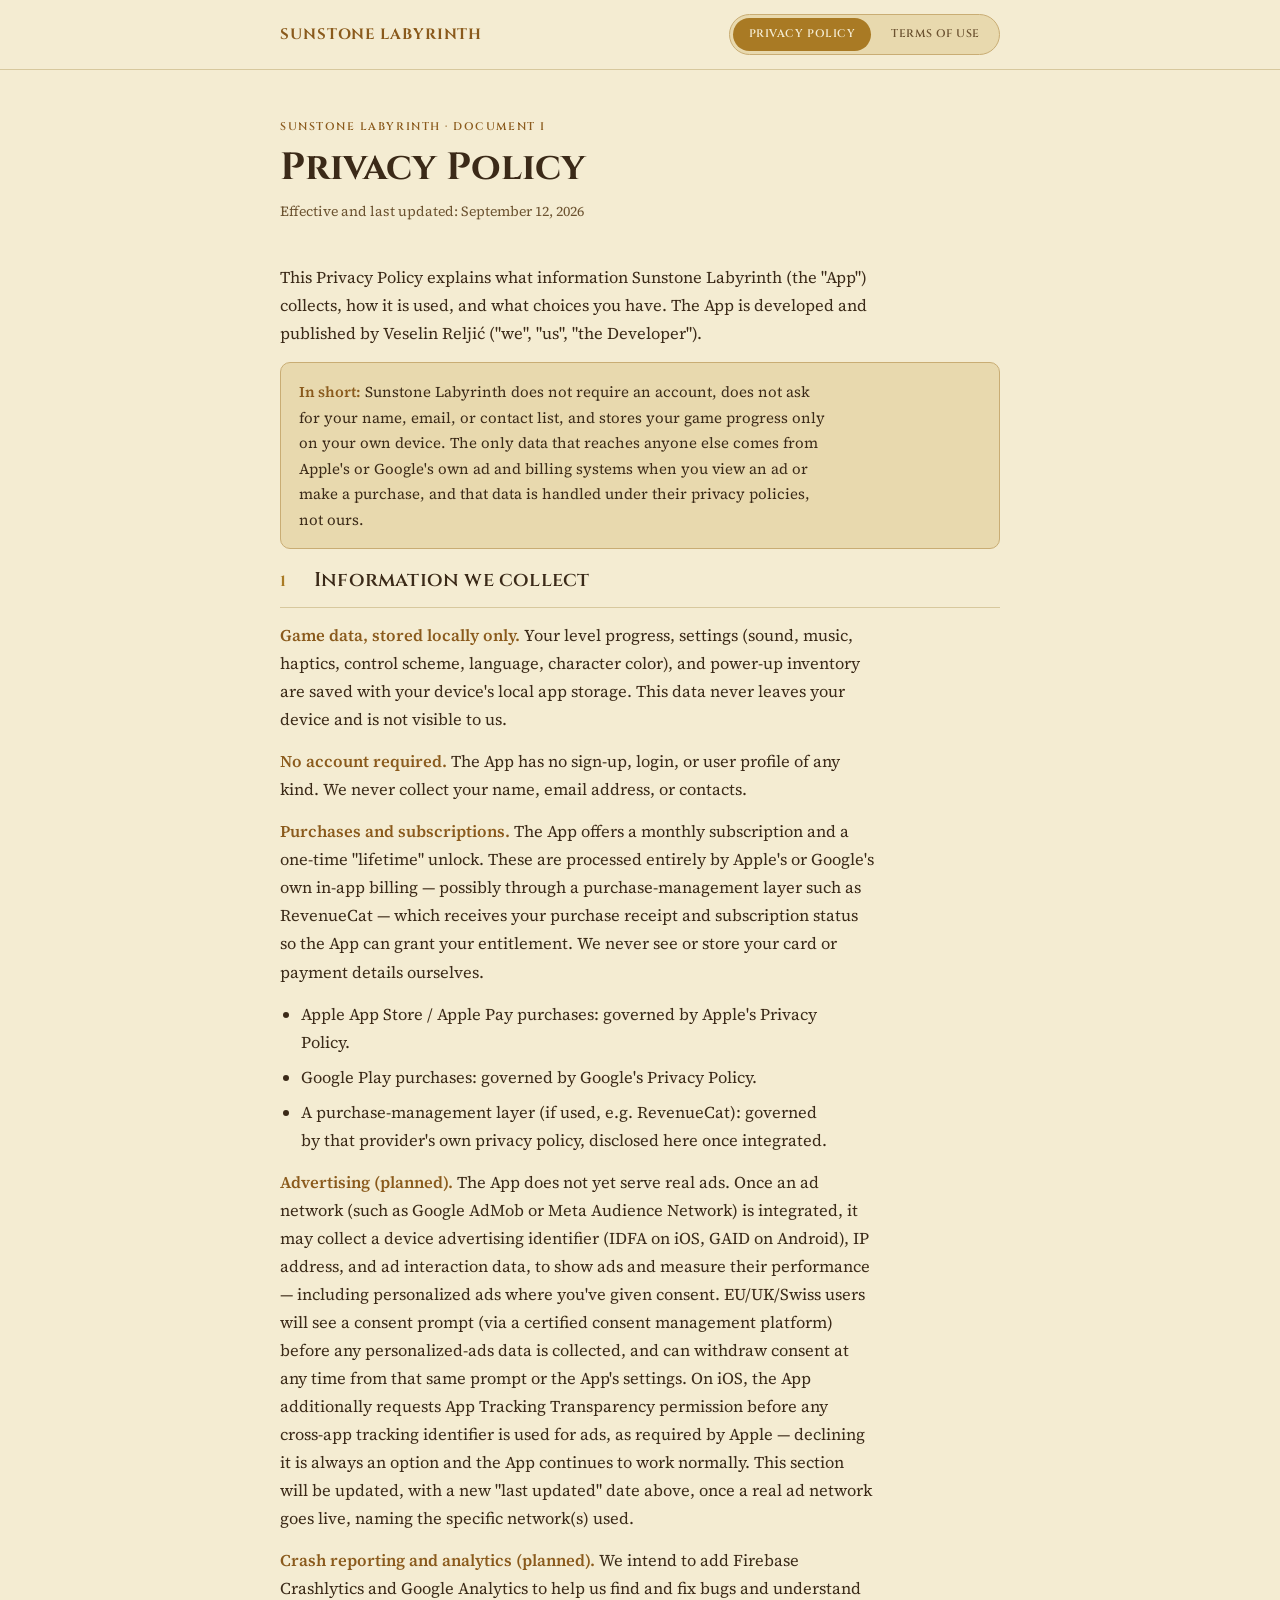
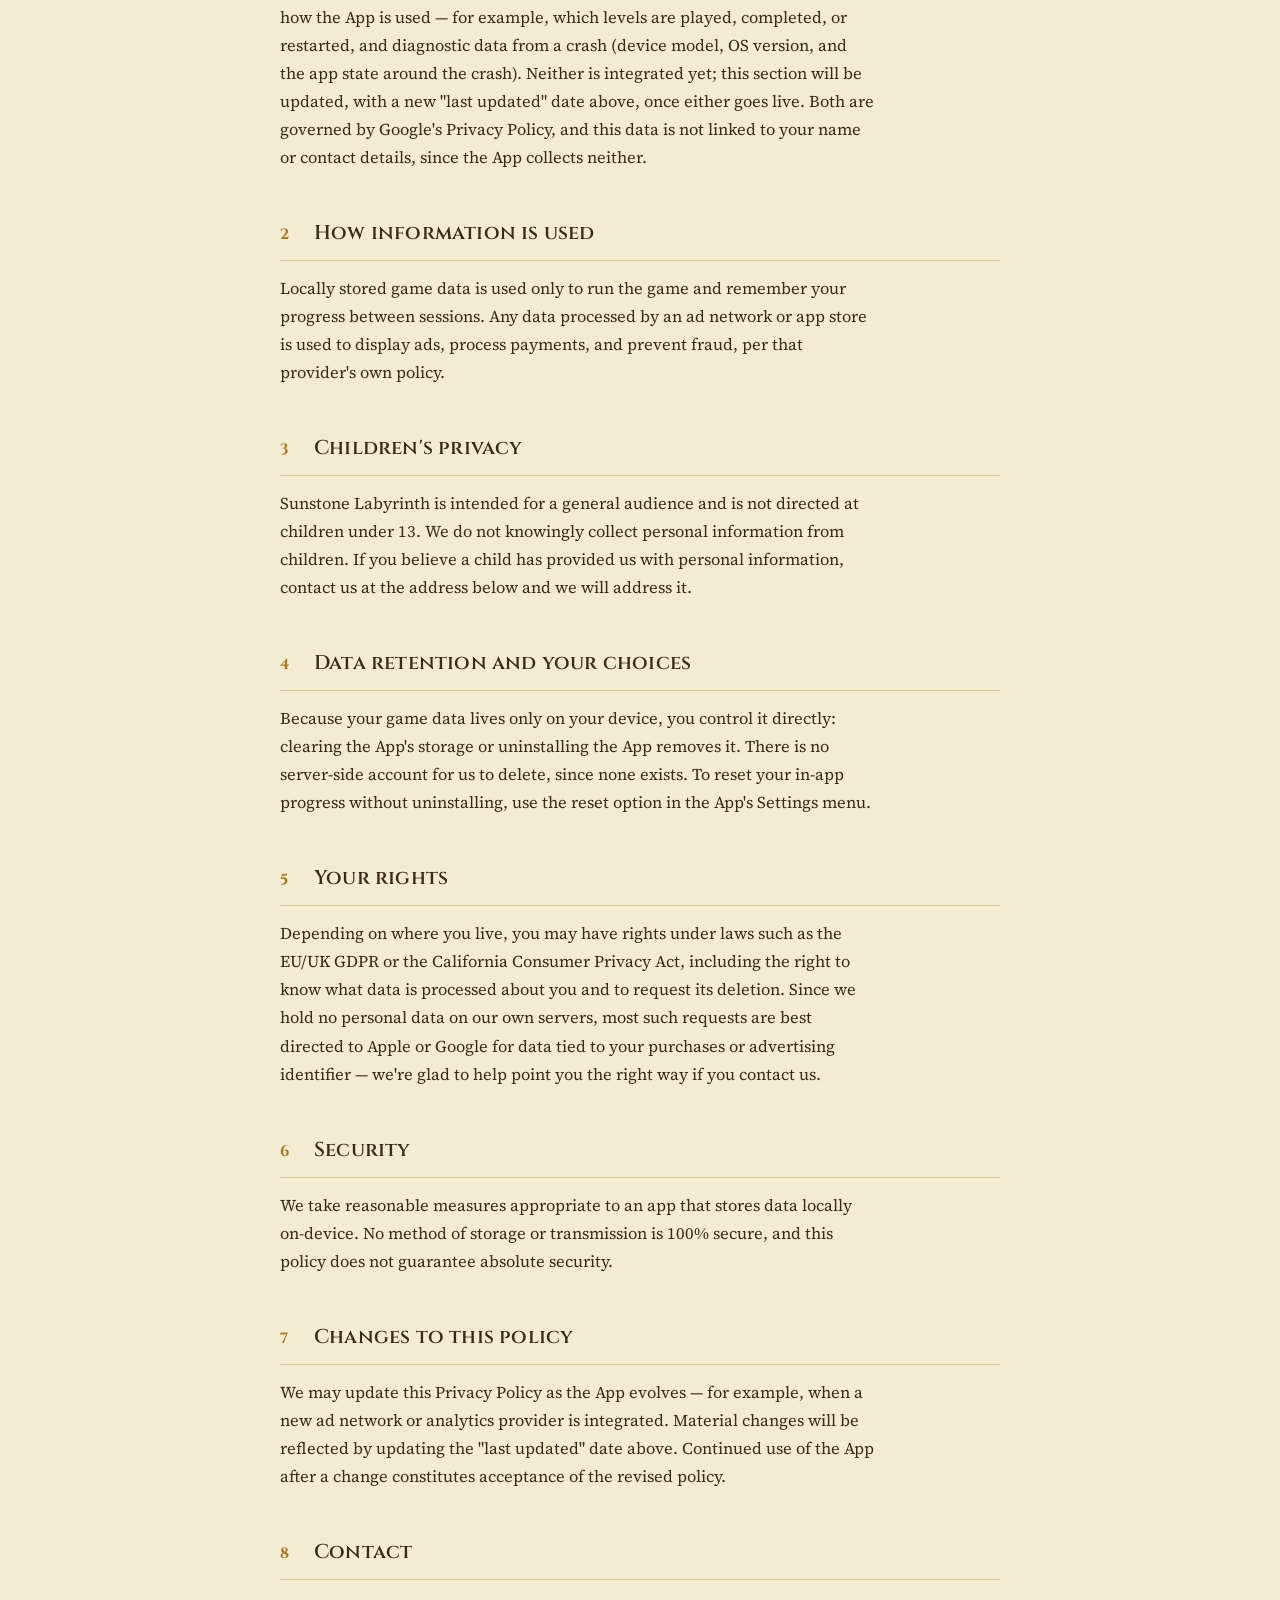
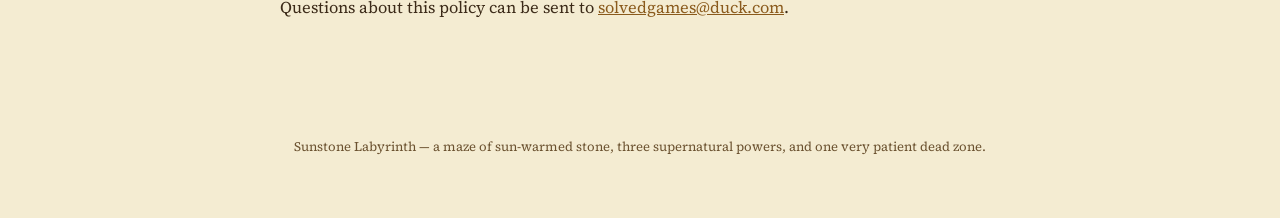
<file: index.html>
<!DOCTYPE html>
<html lang="en">
<head>
  <meta charset="UTF-8" />
  <meta name="viewport" content="width=device-width, initial-scale=1" />
  <title>Privacy Policy — Sunstone Labyrinth</title>
  <link rel="stylesheet" href="style.css" />
</head>
<body>

<div class="topbar">
  <div class="topbar-inner">
    <a class="wordmark" href="index.html">Sunstone Labyrinth</a>
    <nav class="tabs">
      <a href="index.html" class="active">Privacy Policy</a>
      <a href="terms.html">Terms of Use</a>
    </nav>
  </div>
</div>

<main>
  <div class="doc-header">
    <p class="eyebrow">Sunstone Labyrinth · Document I</p>
    <h1>Privacy Policy</h1>
    <p class="meta">Effective and last updated: September 12, 2026</p>
  </div>

  <p>This Privacy Policy explains what information Sunstone Labyrinth (the "App") collects, how it is used, and what choices you have. The App is developed and published by Veselin Reljić ("we", "us", "the Developer").</p>

  <div class="callout">
    <p><strong>In short:</strong> Sunstone Labyrinth does not require an account, does not ask for your name, email, or contact list, and stores your game progress only on your own device. The only data that reaches anyone else comes from Apple's or Google's own ad and billing systems when you view an ad or make a purchase, and that data is handled under their privacy policies, not ours.</p>
  </div>

  <section>
    <h2><span class="num">1</span>Information we collect</h2>
    <p><strong>Game data, stored locally only.</strong> Your level progress, settings (sound, music, haptics, control scheme, language, character color), and power-up inventory are saved with your device's local app storage. This data never leaves your device and is not visible to us.</p>
    <p><strong>No account required.</strong> The App has no sign-up, login, or user profile of any kind. We never collect your name, email address, or contacts.</p>
    <p><strong>Purchases and subscriptions.</strong> The App offers a monthly subscription and a one-time "lifetime" unlock. These are processed entirely by Apple's or Google's own in-app billing — possibly through a purchase-management layer such as RevenueCat — which receives your purchase receipt and subscription status so the App can grant your entitlement. We never see or store your card or payment details ourselves.</p>
    <ul>
      <li>Apple App Store / Apple Pay purchases: governed by Apple's Privacy Policy.</li>
      <li>Google Play purchases: governed by Google's Privacy Policy.</li>
      <li>A purchase-management layer (if used, e.g. RevenueCat): governed by that provider's own privacy policy, disclosed here once integrated.</li>
    </ul>
    <p><strong>Advertising (planned).</strong> The App does not yet serve real ads. Once an ad network (such as Google AdMob or Meta Audience Network) is integrated, it may collect a device advertising identifier (IDFA on iOS, GAID on Android), IP address, and ad interaction data, to show ads and measure their performance — including personalized ads where you've given consent. EU/UK/Swiss users will see a consent prompt (via a certified consent management platform) before any personalized-ads data is collected, and can withdraw consent at any time from that same prompt or the App's settings. On iOS, the App additionally requests App Tracking Transparency permission before any cross-app tracking identifier is used for ads, as required by Apple — declining it is always an option and the App continues to work normally. This section will be updated, with a new "last updated" date above, once a real ad network goes live, naming the specific network(s) used.</p>
    <p><strong>Crash reporting and analytics (planned).</strong> We intend to add Firebase Crashlytics and Google Analytics to help us find and fix bugs and understand how the App is used — for example, which levels are played, completed, or restarted, and diagnostic data from a crash (device model, OS version, and the app state around the crash). Neither is integrated yet; this section will be updated, with a new "last updated" date above, once either goes live. Both are governed by Google's Privacy Policy, and this data is not linked to your name or contact details, since the App collects neither.</p>
  </section>

  <section>
    <h2><span class="num">2</span>How information is used</h2>
    <p>Locally stored game data is used only to run the game and remember your progress between sessions. Any data processed by an ad network or app store is used to display ads, process payments, and prevent fraud, per that provider's own policy.</p>
  </section>

  <section>
    <h2><span class="num">3</span>Children's privacy</h2>
    <p>Sunstone Labyrinth is intended for a general audience and is not directed at children under 13. We do not knowingly collect personal information from children. If you believe a child has provided us with personal information, contact us at the address below and we will address it.</p>
  </section>

  <section>
    <h2><span class="num">4</span>Data retention and your choices</h2>
    <p>Because your game data lives only on your device, you control it directly: clearing the App's storage or uninstalling the App removes it. There is no server-side account for us to delete, since none exists. To reset your in-app progress without uninstalling, use the reset option in the App's Settings menu.</p>
  </section>

  <section>
    <h2><span class="num">5</span>Your rights</h2>
    <p>Depending on where you live, you may have rights under laws such as the EU/UK GDPR or the California Consumer Privacy Act, including the right to know what data is processed about you and to request its deletion. Since we hold no personal data on our own servers, most such requests are best directed to Apple or Google for data tied to your purchases or advertising identifier — we're glad to help point you the right way if you contact us.</p>
  </section>

  <section>
    <h2><span class="num">6</span>Security</h2>
    <p>We take reasonable measures appropriate to an app that stores data locally on-device. No method of storage or transmission is 100% secure, and this policy does not guarantee absolute security.</p>
  </section>

  <section>
    <h2><span class="num">7</span>Changes to this policy</h2>
    <p>We may update this Privacy Policy as the App evolves — for example, when a new ad network or analytics provider is integrated. Material changes will be reflected by updating the "last updated" date above. Continued use of the App after a change constitutes acceptance of the revised policy.</p>
  </section>

  <section>
    <h2><span class="num">8</span>Contact</h2>
    <p>Questions about this policy can be sent to <a class="inline" href="mailto:solvedgames@duck.com">solvedgames@duck.com</a>.</p>
  </section>
</main>

<footer>
  Sunstone Labyrinth — a maze of sun-warmed stone, three supernatural powers, and one very patient dead zone.
</footer>

</body>
</html>
</file>
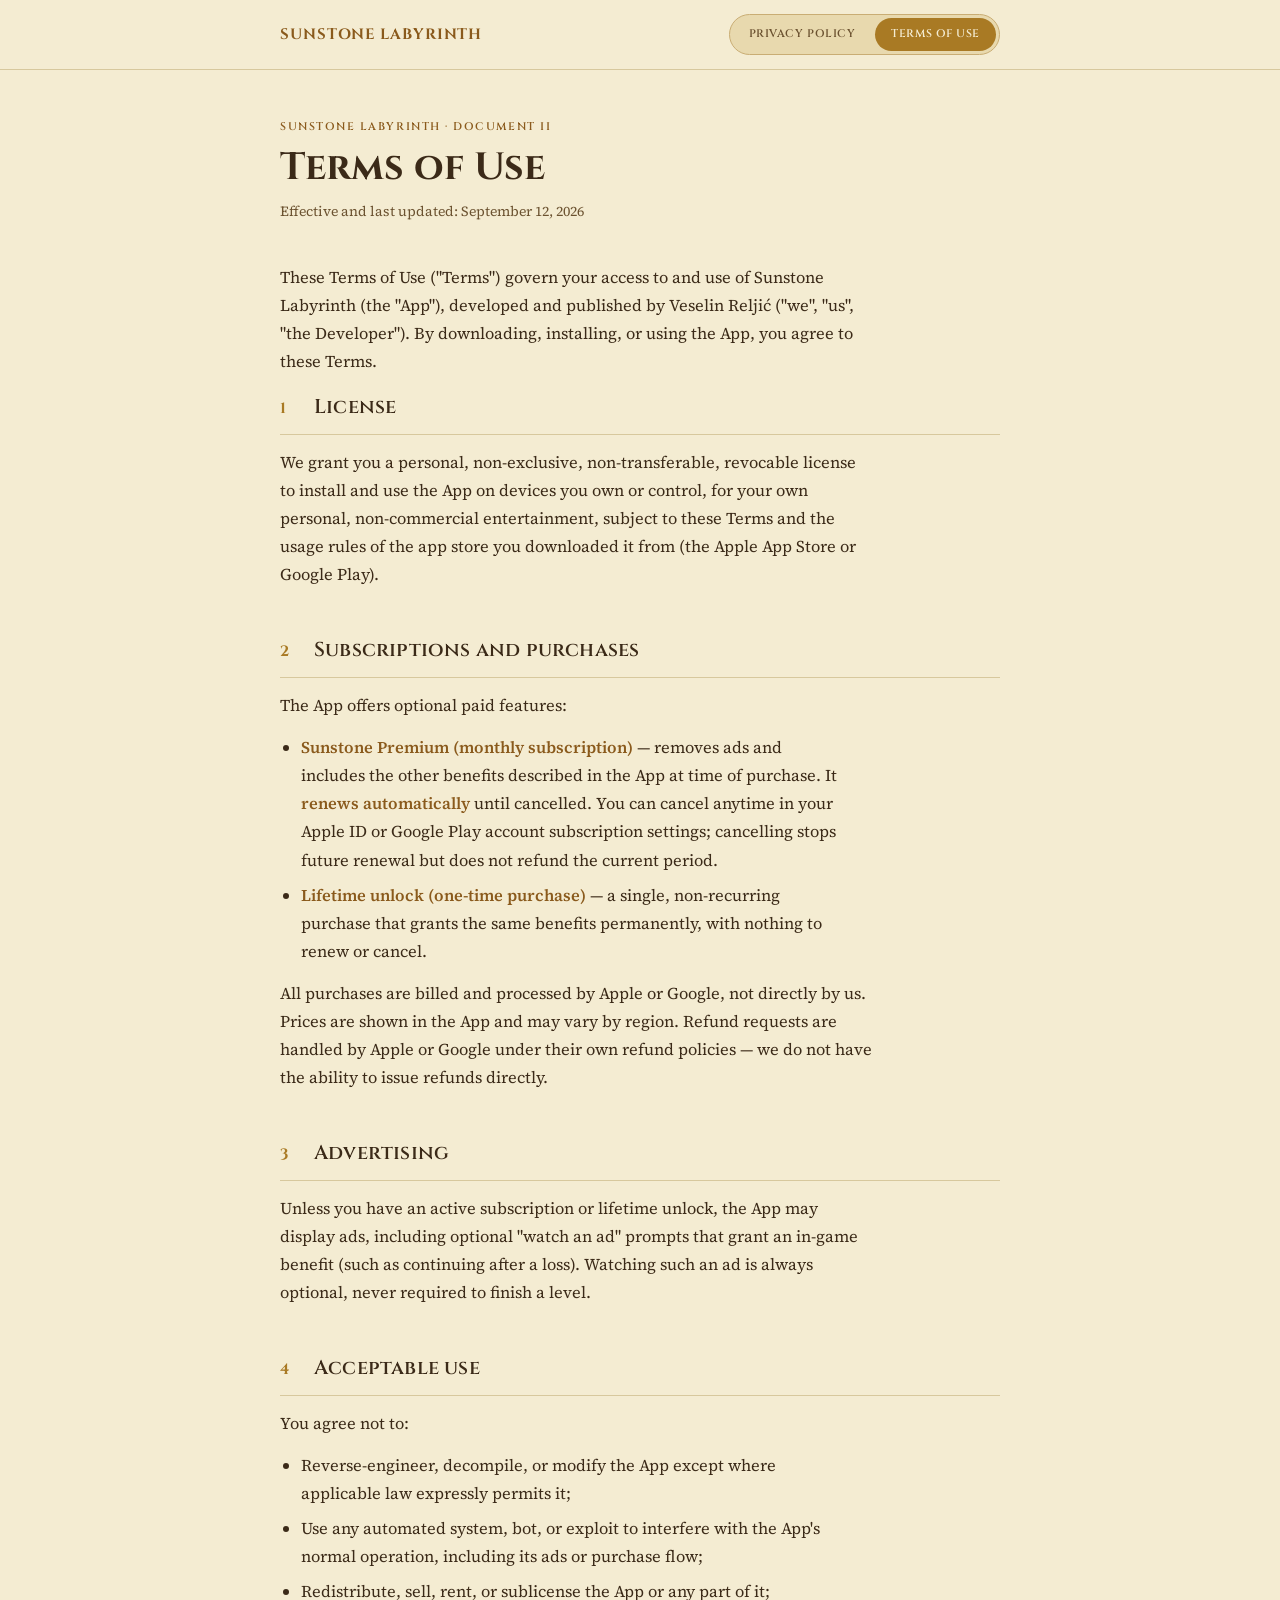
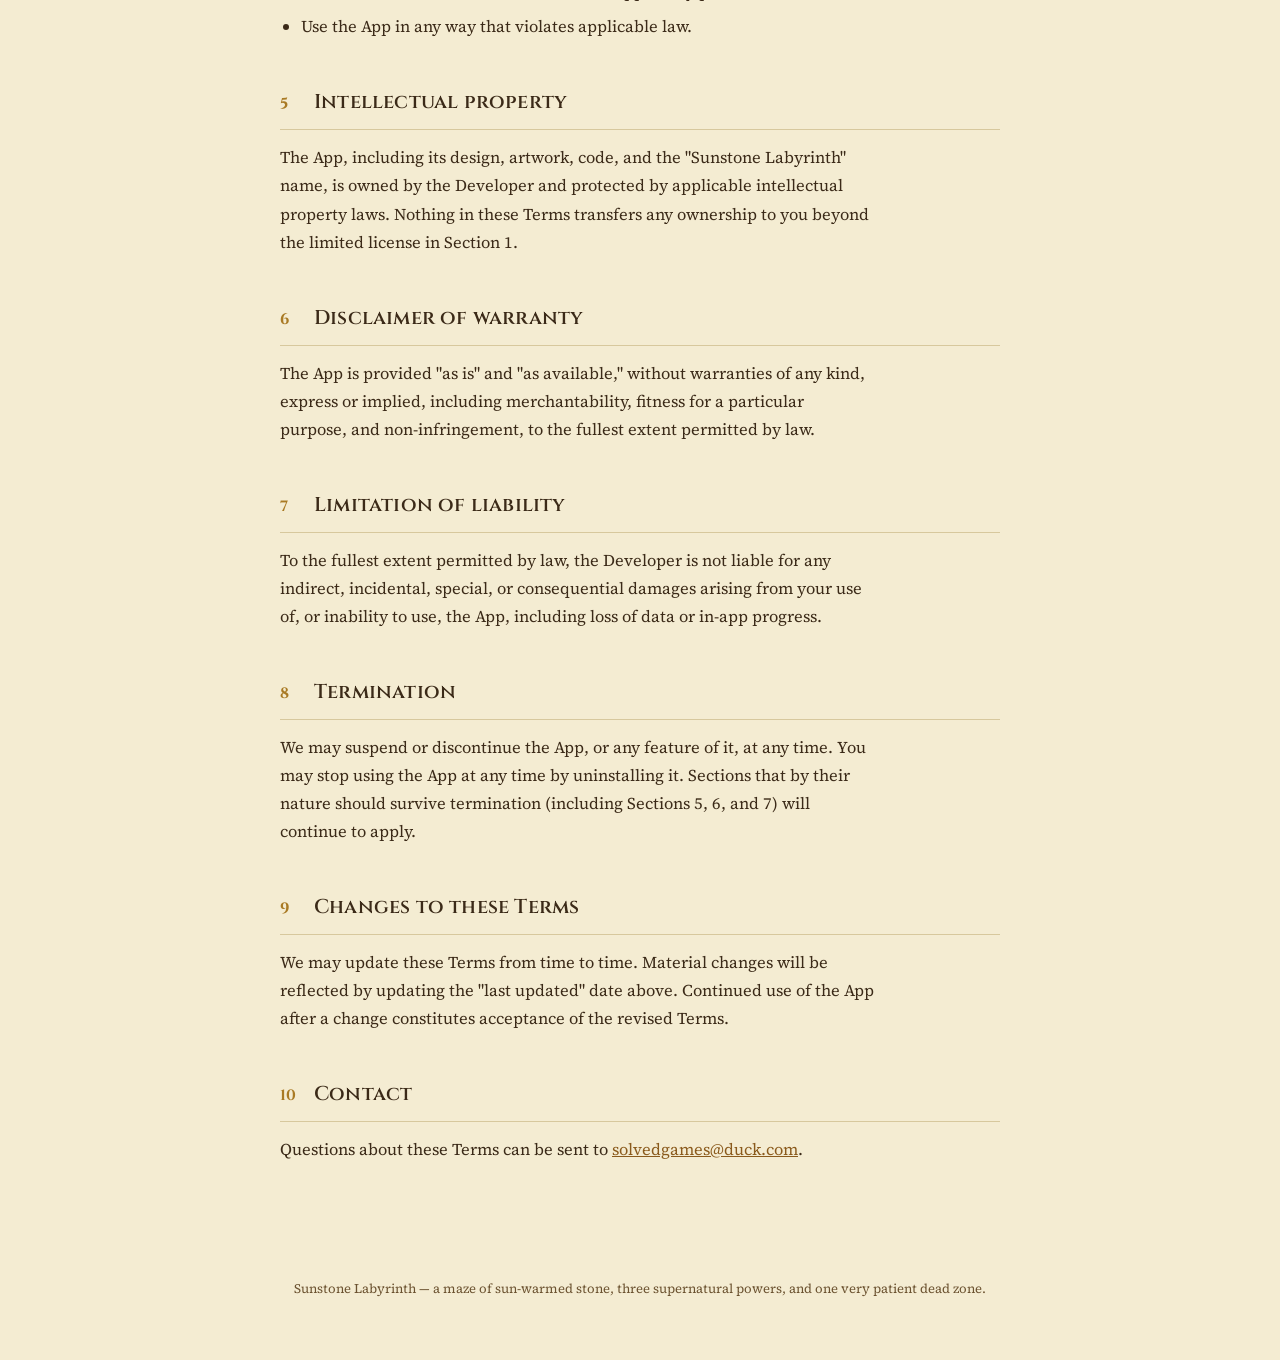
<file: terms.html>
<!DOCTYPE html>
<html lang="en">
<head>
  <meta charset="UTF-8" />
  <meta name="viewport" content="width=device-width, initial-scale=1" />
  <title>Terms of Use — Sunstone Labyrinth</title>
  <link rel="stylesheet" href="style.css" />
</head>
<body>

<div class="topbar">
  <div class="topbar-inner">
    <a class="wordmark" href="index.html">Sunstone Labyrinth</a>
    <nav class="tabs">
      <a href="index.html">Privacy Policy</a>
      <a href="terms.html" class="active">Terms of Use</a>
    </nav>
  </div>
</div>

<main>
  <div class="doc-header">
    <p class="eyebrow">Sunstone Labyrinth · Document II</p>
    <h1>Terms of Use</h1>
    <p class="meta">Effective and last updated: September 12, 2026</p>
  </div>

  <p>These Terms of Use ("Terms") govern your access to and use of Sunstone Labyrinth (the "App"), developed and published by Veselin Reljić ("we", "us", "the Developer"). By downloading, installing, or using the App, you agree to these Terms.</p>

  <section>
    <h2><span class="num">1</span>License</h2>
    <p>We grant you a personal, non-exclusive, non-transferable, revocable license to install and use the App on devices you own or control, for your own personal, non-commercial entertainment, subject to these Terms and the usage rules of the app store you downloaded it from (the Apple App Store or Google Play).</p>
  </section>

  <section>
    <h2><span class="num">2</span>Subscriptions and purchases</h2>
    <p>The App offers optional paid features:</p>
    <ul>
      <li><strong>Sunstone Premium (monthly subscription)</strong> — removes ads and includes the other benefits described in the App at time of purchase. It <strong>renews automatically</strong> until cancelled. You can cancel anytime in your Apple ID or Google Play account subscription settings; cancelling stops future renewal but does not refund the current period.</li>
      <li><strong>Lifetime unlock (one-time purchase)</strong> — a single, non-recurring purchase that grants the same benefits permanently, with nothing to renew or cancel.</li>
    </ul>
    <p>All purchases are billed and processed by Apple or Google, not directly by us. Prices are shown in the App and may vary by region. Refund requests are handled by Apple or Google under their own refund policies — we do not have the ability to issue refunds directly.</p>
  </section>

  <section>
    <h2><span class="num">3</span>Advertising</h2>
    <p>Unless you have an active subscription or lifetime unlock, the App may display ads, including optional "watch an ad" prompts that grant an in-game benefit (such as continuing after a loss). Watching such an ad is always optional, never required to finish a level.</p>
  </section>

  <section>
    <h2><span class="num">4</span>Acceptable use</h2>
    <p>You agree not to:</p>
    <ul>
      <li>Reverse-engineer, decompile, or modify the App except where applicable law expressly permits it;</li>
      <li>Use any automated system, bot, or exploit to interfere with the App's normal operation, including its ads or purchase flow;</li>
      <li>Redistribute, sell, rent, or sublicense the App or any part of it;</li>
      <li>Use the App in any way that violates applicable law.</li>
    </ul>
  </section>

  <section>
    <h2><span class="num">5</span>Intellectual property</h2>
    <p>The App, including its design, artwork, code, and the "Sunstone Labyrinth" name, is owned by the Developer and protected by applicable intellectual property laws. Nothing in these Terms transfers any ownership to you beyond the limited license in Section 1.</p>
  </section>

  <section>
    <h2><span class="num">6</span>Disclaimer of warranty</h2>
    <p>The App is provided "as is" and "as available," without warranties of any kind, express or implied, including merchantability, fitness for a particular purpose, and non-infringement, to the fullest extent permitted by law.</p>
  </section>

  <section>
    <h2><span class="num">7</span>Limitation of liability</h2>
    <p>To the fullest extent permitted by law, the Developer is not liable for any indirect, incidental, special, or consequential damages arising from your use of, or inability to use, the App, including loss of data or in-app progress.</p>
  </section>

  <section>
    <h2><span class="num">8</span>Termination</h2>
    <p>We may suspend or discontinue the App, or any feature of it, at any time. You may stop using the App at any time by uninstalling it. Sections that by their nature should survive termination (including Sections 5, 6, and 7) will continue to apply.</p>
  </section>

  <section>
    <h2><span class="num">9</span>Changes to these Terms</h2>
    <p>We may update these Terms from time to time. Material changes will be reflected by updating the "last updated" date above. Continued use of the App after a change constitutes acceptance of the revised Terms.</p>
  </section>

  <section>
    <h2><span class="num">10</span>Contact</h2>
    <p>Questions about these Terms can be sent to <a class="inline" href="mailto:solvedgames@duck.com">solvedgames@duck.com</a>.</p>
  </section>
</main>

<footer>
  Sunstone Labyrinth — a maze of sun-warmed stone, three supernatural powers, and one very patient dead zone.
</footer>

</body>
</html>
</file>
<file: style.css>
@import url('https://fonts.googleapis.com/css2?family=Cinzel:wght@500;700&family=Source+Serif+4:opsz,wght@8..60,400;8..60,600&display=swap');

:root {
  --bg: #f4ecd2;
  --panel: #e8d9ae;
  --panel-edge: #c9ad74;
  --ink: #3b2a18;
  --ink-muted: #6b5230;
  --gold: #a97a24;
  --gold-bright: #8a5a1c;
  --rule: rgba(139, 105, 20, 0.28);
}
@media (prefers-color-scheme: dark) {
  :root:not([data-theme="light"]) {
    --bg: #140d08;
    --panel: #1c140c;
    --panel-edge: #4a3a24;
    --ink: #e8d9b0;
    --ink-muted: #b8a074;
    --gold: #f2c265;
    --gold-bright: #f2c265;
    --rule: rgba(217, 164, 65, 0.28);
  }
}
:root[data-theme="dark"] {
  --bg: #140d08;
  --panel: #1c140c;
  --panel-edge: #4a3a24;
  --ink: #e8d9b0;
  --ink-muted: #b8a074;
  --gold: #f2c265;
  --gold-bright: #f2c265;
  --rule: rgba(217, 164, 65, 0.28);
}

* { box-sizing: border-box; }

body {
  background: var(--bg);
  color: var(--ink);
  font-family: 'Source Serif 4', Georgia, 'Times New Roman', serif;
  font-size: 16.5px;
  line-height: 1.7;
  margin: 0;
}

.topbar {
  position: sticky;
  top: 0;
  z-index: 5;
  background: var(--bg);
  border-bottom: 1px solid var(--rule);
  padding-block: 14px;
}
.topbar-inner {
  max-width: 760px;
  margin: 0 auto;
  padding-inline: 20px;
  display: flex;
  align-items: center;
  justify-content: space-between;
  gap: 16px;
  flex-wrap: wrap;
}
.wordmark {
  font-family: 'Cinzel', serif;
  font-weight: 700;
  font-size: 15px;
  letter-spacing: 0.06em;
  text-transform: uppercase;
  color: var(--gold-bright);
  text-decoration: none;
}
.tabs {
  display: flex;
  gap: 4px;
  background: var(--panel);
  border: 1px solid var(--panel-edge);
  border-radius: 999px;
  padding: 3px;
}
.tabs a {
  font-family: 'Cinzel', serif;
  font-size: 11px;
  font-weight: 600;
  letter-spacing: 0.05em;
  text-transform: uppercase;
  text-decoration: none;
  color: var(--ink-muted);
  padding: 7px 16px;
  border-radius: 999px;
}
.tabs a.active {
  background: var(--gold);
  color: var(--bg);
}

main {
  max-width: 760px;
  margin: 0 auto;
  padding: 48px 20px 100px;
}

.doc-header {
  margin-bottom: 40px;
}
.eyebrow {
  font-family: 'Cinzel', serif;
  font-size: 11px;
  font-weight: 600;
  letter-spacing: 0.14em;
  text-transform: uppercase;
  color: var(--gold-bright);
  margin: 0 0 10px;
}
h1 {
  font-family: 'Cinzel', serif;
  font-weight: 700;
  font-size: clamp(28px, 5vw, 38px);
  line-height: 1.15;
  margin: 0 0 10px;
  text-wrap: balance;
}
.meta {
  color: var(--ink-muted);
  font-size: 14px;
  margin: 0;
}

section + section { margin-top: 44px; }

h2 {
  font-family: 'Cinzel', serif;
  font-weight: 600;
  font-size: 20px;
  letter-spacing: 0.01em;
  display: flex;
  align-items: baseline;
  gap: 10px;
  margin: 0 0 14px;
  padding-bottom: 10px;
  border-bottom: 1px solid var(--rule);
}
h2 .num {
  color: var(--gold);
  font-size: 15px;
  font-weight: 700;
  min-width: 1.6em;
}

p { margin: 0 0 14px; max-width: 66ch; }
ul { margin: 0 0 14px; padding-left: 1.3em; max-width: 62ch; }
li { margin-bottom: 7px; }
strong { color: var(--gold-bright); font-weight: 600; }

.callout {
  background: var(--panel);
  border: 1px solid var(--panel-edge);
  border-radius: 10px;
  padding: 16px 18px;
  margin: 0 0 14px;
  font-size: 15px;
}
.callout p:last-child { margin-bottom: 0; }

a.inline { color: var(--gold-bright); }

footer {
  max-width: 760px;
  margin: 0 auto;
  padding: 0 20px 60px;
  color: var(--ink-muted);
  font-size: 13px;
  text-align: center;
}

@media (max-width: 480px) {
  .topbar-inner { justify-content: center; text-align: center; }
  main { padding-top: 36px; }
}
</file>
